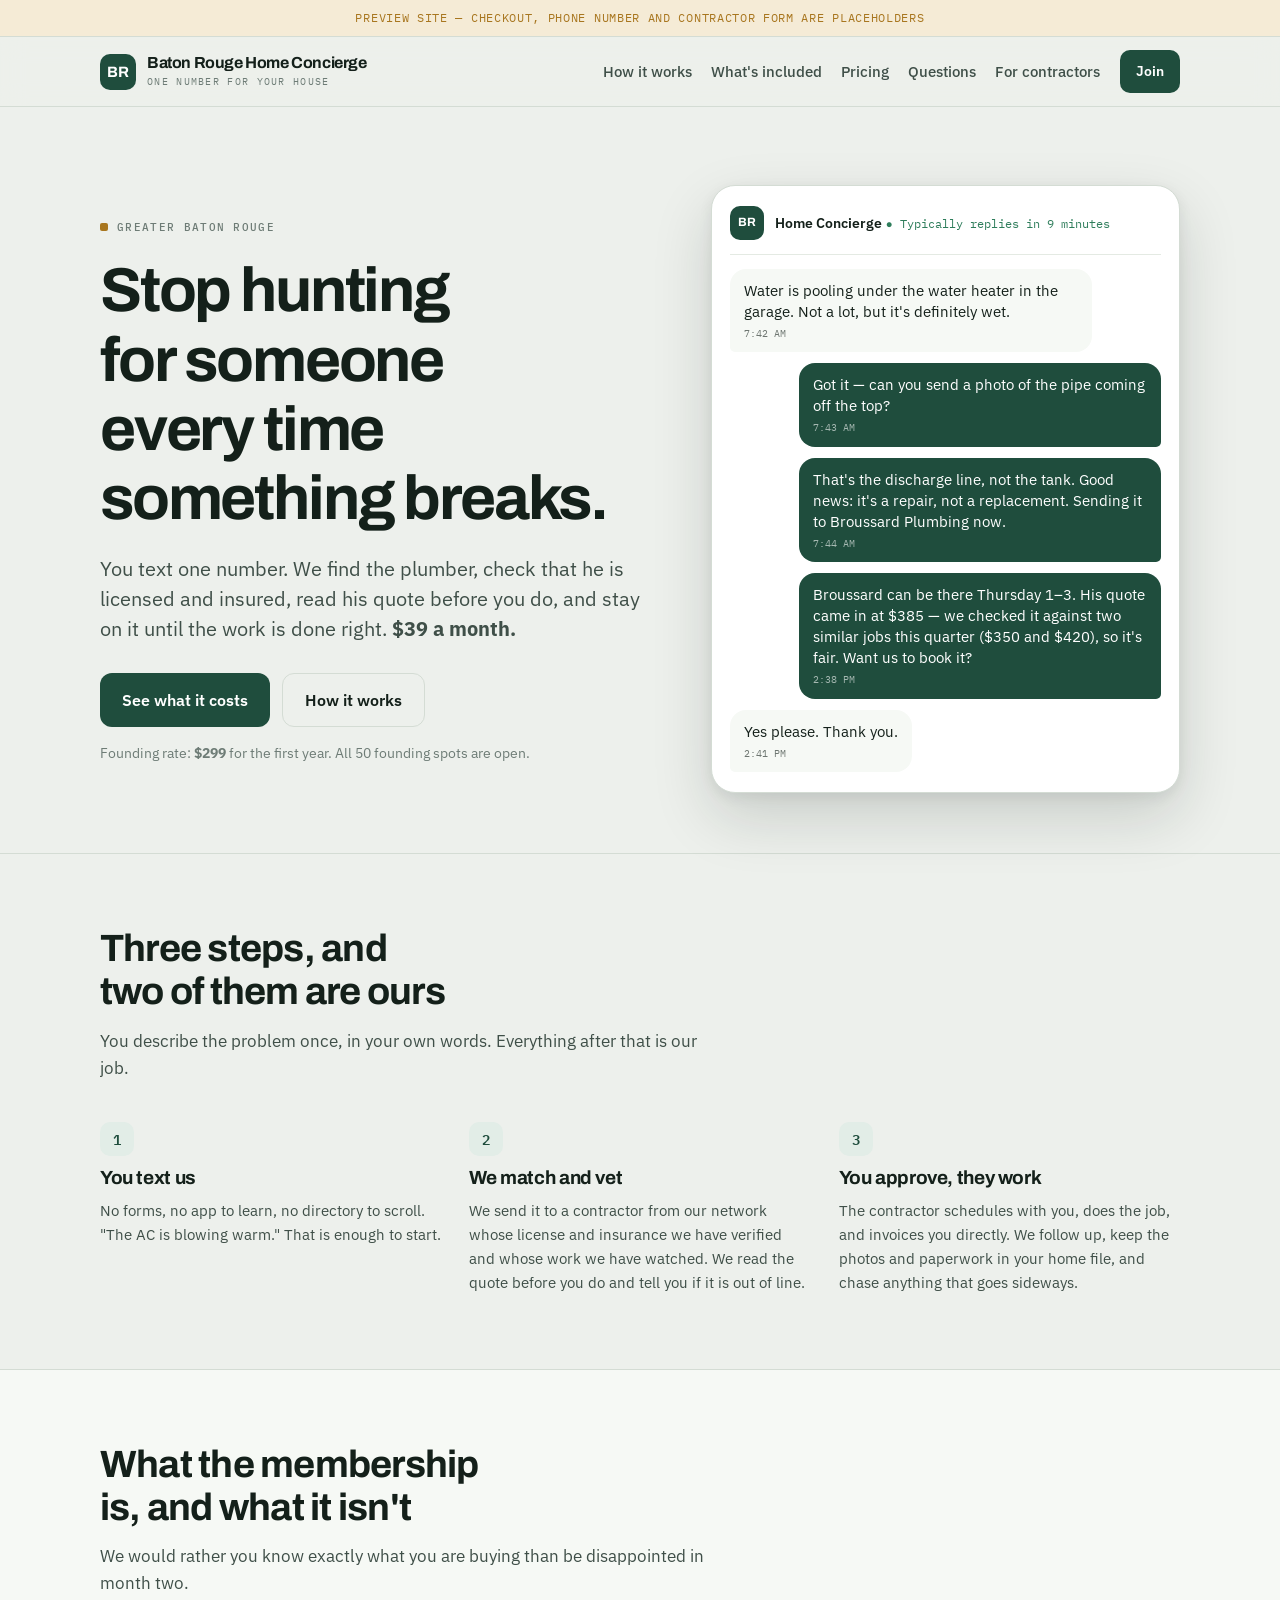
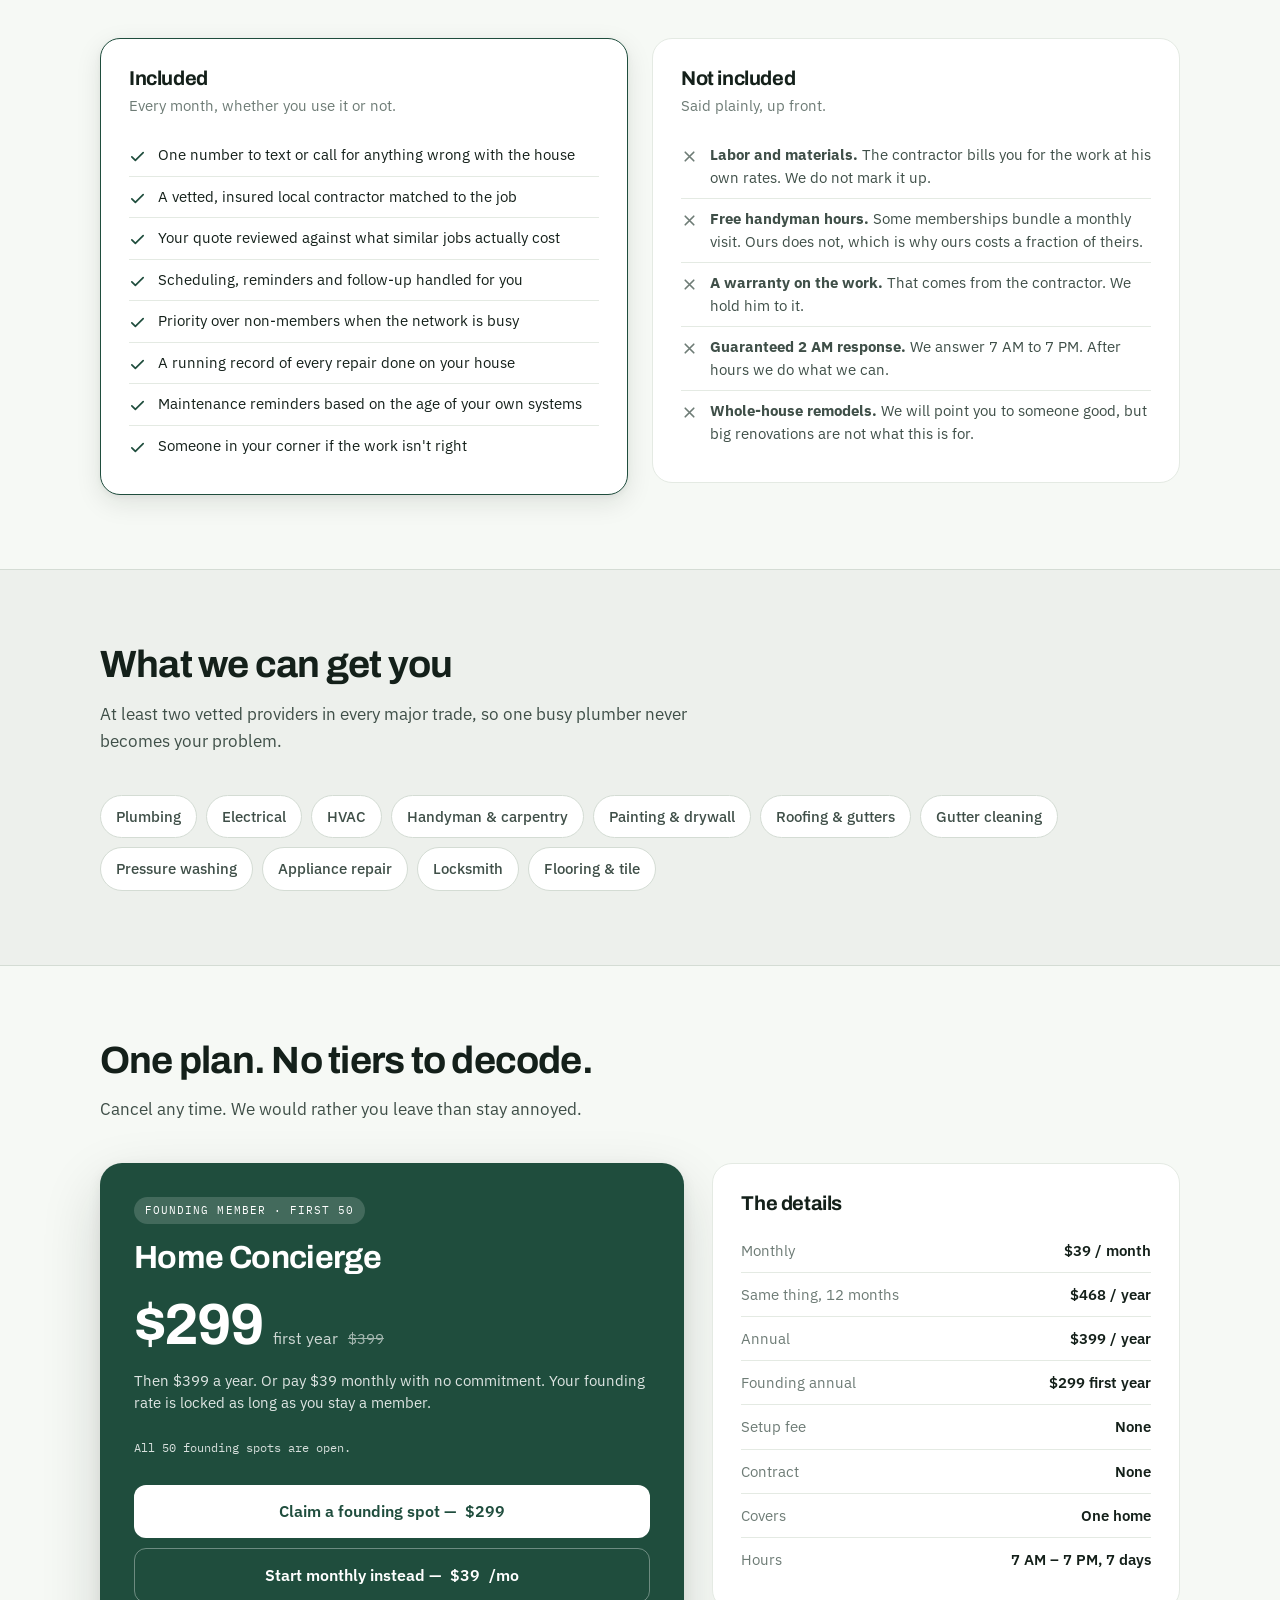
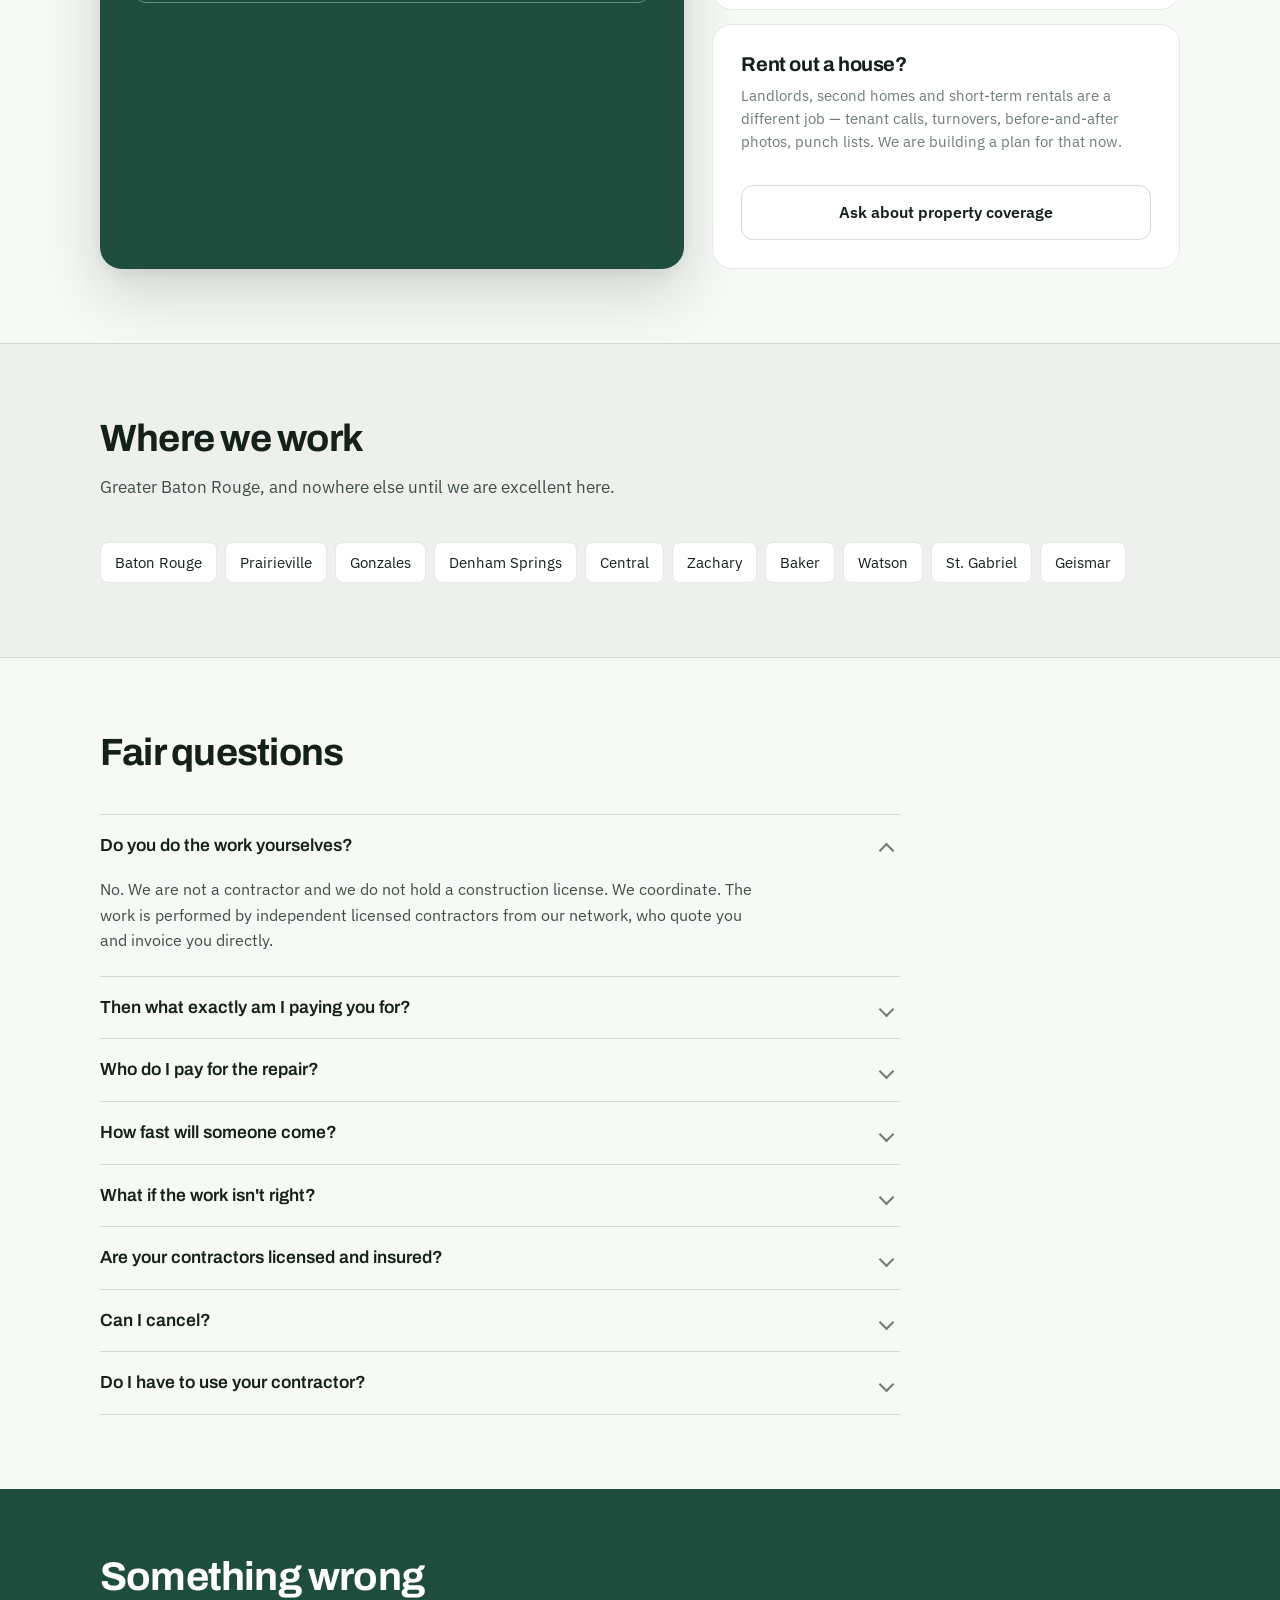
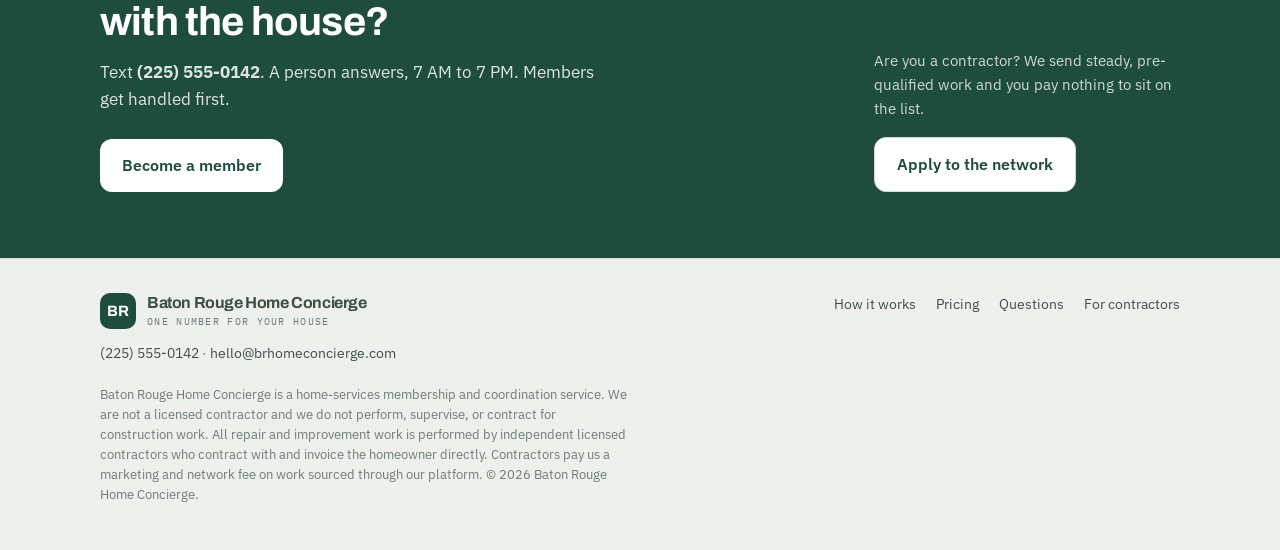
<file: concierge/site/index.html>
<!doctype html>
<html lang="en">
<head>
<meta charset="utf-8">
<meta name="viewport" content="width=device-width, initial-scale=1">
<title>Baton Rouge Home Concierge — one number for your house</title>
<meta name="description" content="A membership for Baton Rouge homeowners. Text us when something breaks; we match you with a vetted, insured local contractor, review the quote, and handle the scheduling. $39 a month.">
<meta property="og:title" content="One number for your house">
<meta property="og:description" content="Stop hunting for someone every time something breaks in Baton Rouge. Text us. We handle it.">
<meta property="og:type" content="website">
<link rel="preconnect" href="https://fonts.googleapis.com">
<link rel="preconnect" href="https://fonts.gstatic.com" crossorigin>
<link rel="stylesheet" href="https://fonts.googleapis.com/css2?family=Archivo:wght@500;600;700&family=IBM+Plex+Mono:wght@400;500&family=IBM+Plex+Sans:wght@400;500;600;700&display=swap">
<link rel="stylesheet" href="assets/styles.css">
</head>
<body>

<div class="preview" id="preview" hidden>Preview site — checkout, phone number and contractor form are placeholders</div>

<nav class="nav">
  <div class="wrap nav__in">
    <a class="logo" href="/">
      <span class="logo__mark">BR</span>
      <span>
        <span class="logo__n">Baton Rouge Home Concierge</span>
        <span class="logo__s">One number for your house</span>
      </span>
    </a>
    <div class="navlinks">
      <a href="#how">How it works</a>
      <a href="#included">What's included</a>
      <a href="#pricing">Pricing</a>
      <a href="#faq">Questions</a>
      <a href="pros.html">For contractors</a>
    </div>
    <a class="btn btn--sm" href="#pricing">Join</a>
  </div>
</nav>

<!-- ============ HERO ============ -->
<header class="hero">
  <div class="wrap hero__grid">
    <div>
      <span class="eyebrow"><i></i><span class="label">Greater Baton Rouge</span></span>
      <h1>Stop hunting for someone every time something breaks.</h1>
      <p class="hero__lede">
        You text one number. We find the plumber, check that he is licensed and insured,
        read his quote before you do, and stay on it until the work is done right.
        <strong><span data-fill="monthly">$39</span> a month.</strong>
      </p>
      <div class="hero__acts">
        <a class="btn" href="#pricing">See what it costs</a>
        <a class="btn btn--ghost" href="#how">How it works</a>
      </div>
      <p class="hero__fine">
        Founding rate: <strong data-fill="founding">$299</strong> for the first year.
        <span data-fill="foundingPhrase">All 50 founding spots are open.</span>
      </p>
    </div>

    <div class="thread" aria-label="Example text message conversation">
      <div class="thread__hd">
        <span class="thread__av">BR</span>
        <span>
          <span class="thread__who">Home Concierge</span>
          <span class="thread__st">● Typically replies in 9 minutes</span>
        </span>
      </div>
      <div class="msg msg--them">
        Water is pooling under the water heater in the garage. Not a lot, but it's definitely wet.
        <span class="msg__t">7:42 AM</span>
      </div>
      <div class="msg msg--us">
        Got it — can you send a photo of the pipe coming off the top?
        <span class="msg__t">7:43 AM</span>
      </div>
      <div class="msg msg--us">
        That's the discharge line, not the tank. Good news: it's a repair, not a replacement.
        Sending it to Broussard Plumbing now.
        <span class="msg__t">7:44 AM</span>
      </div>
      <div class="msg msg--us">
        Broussard can be there Thursday 1–3. His quote came in at $385 — we checked it against
        two similar jobs this quarter ($350 and $420), so it's fair. Want us to book it?
        <span class="msg__t">2:38 PM</span>
      </div>
      <div class="msg msg--them">
        Yes please. Thank you.
        <span class="msg__t">2:41 PM</span>
      </div>
    </div>
  </div>
</header>

<!-- ============ HOW ============ -->
<section class="sec" id="how">
  <div class="wrap">
    <div class="sec__hd">
      <h2>Three steps, and two of them are ours</h2>
      <p>You describe the problem once, in your own words. Everything after that is our job.</p>
    </div>
    <ol class="steps">
      <li class="step">
        <span class="step__n">1</span>
        <h3>You text us</h3>
        <p>No forms, no app to learn, no directory to scroll. "The AC is blowing warm." That is enough to start.</p>
      </li>
      <li class="step">
        <span class="step__n">2</span>
        <h3>We match and vet</h3>
        <p>We send it to a contractor from our network whose license and insurance we have verified and whose work we have watched. We read the quote before you do and tell you if it is out of line.</p>
      </li>
      <li class="step">
        <span class="step__n">3</span>
        <h3>You approve, they work</h3>
        <p>The contractor schedules with you, does the job, and invoices you directly. We follow up, keep the photos and paperwork in your home file, and chase anything that goes sideways.</p>
      </li>
    </ol>
  </div>
</section>

<!-- ============ INCLUDED ============ -->
<section class="sec sec--tint" id="included">
  <div class="wrap">
    <div class="sec__hd">
      <h2>What the membership is, and what it isn't</h2>
      <p>We would rather you know exactly what you are buying than be disappointed in month two.</p>
    </div>
    <div class="twoup">
      <div class="panel panel--in">
        <h3>Included</h3>
        <p>Every month, whether you use it or not.</p>
        <ul class="ticks ticks--yes">
          <li><svg viewBox="0 0 24 24"><path d="M4 12.5l5 5L20 6.5"/></svg><span>One number to text or call for anything wrong with the house</span></li>
          <li><svg viewBox="0 0 24 24"><path d="M4 12.5l5 5L20 6.5"/></svg><span>A vetted, insured local contractor matched to the job</span></li>
          <li><svg viewBox="0 0 24 24"><path d="M4 12.5l5 5L20 6.5"/></svg><span>Your quote reviewed against what similar jobs actually cost</span></li>
          <li><svg viewBox="0 0 24 24"><path d="M4 12.5l5 5L20 6.5"/></svg><span>Scheduling, reminders and follow-up handled for you</span></li>
          <li><svg viewBox="0 0 24 24"><path d="M4 12.5l5 5L20 6.5"/></svg><span>Priority over non-members when the network is busy</span></li>
          <li><svg viewBox="0 0 24 24"><path d="M4 12.5l5 5L20 6.5"/></svg><span>A running record of every repair done on your house</span></li>
          <li><svg viewBox="0 0 24 24"><path d="M4 12.5l5 5L20 6.5"/></svg><span>Maintenance reminders based on the age of your own systems</span></li>
          <li><svg viewBox="0 0 24 24"><path d="M4 12.5l5 5L20 6.5"/></svg><span>Someone in your corner if the work isn't right</span></li>
        </ul>
      </div>
      <div class="panel">
        <h3>Not included</h3>
        <p>Said plainly, up front.</p>
        <ul class="ticks ticks--no">
          <li><svg viewBox="0 0 24 24"><path d="M6 6l12 12M18 6L6 18"/></svg><span><strong>Labor and materials.</strong> The contractor bills you for the work at his own rates. We do not mark it up.</span></li>
          <li><svg viewBox="0 0 24 24"><path d="M6 6l12 12M18 6L6 18"/></svg><span><strong>Free handyman hours.</strong> Some memberships bundle a monthly visit. Ours does not, which is why ours costs a fraction of theirs.</span></li>
          <li><svg viewBox="0 0 24 24"><path d="M6 6l12 12M18 6L6 18"/></svg><span><strong>A warranty on the work.</strong> That comes from the contractor. We hold him to it.</span></li>
          <li><svg viewBox="0 0 24 24"><path d="M6 6l12 12M18 6L6 18"/></svg><span><strong>Guaranteed 2 AM response.</strong> We answer 7 AM to 7 PM. After hours we do what we can.</span></li>
          <li><svg viewBox="0 0 24 24"><path d="M6 6l12 12M18 6L6 18"/></svg><span><strong>Whole-house remodels.</strong> We will point you to someone good, but big renovations are not what this is for.</span></li>
        </ul>
      </div>
    </div>
  </div>
</section>

<!-- ============ TRADES ============ -->
<section class="sec">
  <div class="wrap">
    <div class="sec__hd">
      <h2>What we can get you</h2>
      <p>At least two vetted providers in every major trade, so one busy plumber never becomes your problem.</p>
    </div>
    <ul class="trades" id="trades"></ul>
  </div>
</section>

<!-- ============ PRICING ============ -->
<section class="sec sec--tint" id="pricing">
  <div class="wrap">
    <div class="sec__hd">
      <h2>One plan. No tiers to decode.</h2>
      <p>Cancel any time. We would rather you leave than stay annoyed.</p>
    </div>
    <div class="pricing">
      <div class="plan">
        <span class="plan__tag">Founding member · first <span data-fill="foundingTotal">50</span></span>
        <h3>Home Concierge</h3>
        <div class="plan__price">
          <span class="plan__amt" data-fill="founding">$299</span>
          <span class="plan__per">first year</span>
          <span class="plan__was" data-fill="annual">$399</span>
        </div>
        <p class="plan__note">
          Then <span data-fill="annual">$399</span> a year. Or pay <span data-fill="monthly">$39</span> monthly
          with no commitment. Your founding rate is locked as long as you stay a member.
        </p>
        <div class="plan__meter">
          <div class="meter"><i id="meter" style="width:38%"></i></div>
          <span data-fill="foundingPhrase">All 50 founding spots are open.</span>
        </div>
        <div class="plan__acts">
          <a class="btn btn--full" data-buy="founding">Claim a founding spot — <span data-fill="founding">$299</span></a>
          <a class="btn btn--ghost btn--full" data-buy="monthly">Start monthly instead — <span data-fill="monthly">$39</span>/mo</a>
        </div>
        <div class="formmsg" id="buynote"></div>
      </div>

      <div class="side">
        <div class="panel">
          <h3>The details</h3>
          <dl style="margin:14px 0 0">
            <div class="kv"><dt>Monthly</dt><dd><span data-fill="monthly">$39</span> / month</dd></div>
            <div class="kv"><dt>Same thing, 12 months</dt><dd>$468 / year</dd></div>
            <div class="kv"><dt>Annual</dt><dd><span data-fill="annual">$399</span> / year</dd></div>
            <div class="kv"><dt>Founding annual</dt><dd><span data-fill="founding">$299</span> first year</dd></div>
            <div class="kv"><dt>Setup fee</dt><dd>None</dd></div>
            <div class="kv"><dt>Contract</dt><dd>None</dd></div>
            <div class="kv"><dt>Covers</dt><dd>One home</dd></div>
            <div class="kv"><dt>Hours</dt><dd>7 AM – 7 PM, 7 days</dd></div>
          </dl>
        </div>
        <div class="panel">
          <h3>Rent out a house?</h3>
          <p style="margin-top:8px">
            Landlords, second homes and short-term rentals are a different job — tenant calls,
            turnovers, before-and-after photos, punch lists. We are building a plan for that now.
          </p>
          <a class="btn btn--ghost btn--full" data-href="email" style="margin-top:14px">Ask about property coverage</a>
        </div>
      </div>
    </div>
  </div>
</section>

<!-- ============ AREAS ============ -->
<section class="sec">
  <div class="wrap">
    <div class="sec__hd">
      <h2>Where we work</h2>
      <p>Greater Baton Rouge, and nowhere else until we are excellent here.</p>
    </div>
    <ul class="areas" id="areas"></ul>
  </div>
</section>

<!-- ============ FAQ ============ -->
<section class="sec sec--tint" id="faq">
  <div class="wrap">
    <div class="sec__hd"><h2>Fair questions</h2></div>
    <div class="faq">
      <details open>
        <summary>Do you do the work yourselves?</summary>
        <div class="faq__a"><p>No. We are not a contractor and we do not hold a construction license. We coordinate. The work is performed by independent licensed contractors from our network, who quote you and invoice you directly.</p></div>
      </details>
      <details>
        <summary>Then what exactly am I paying you for?</summary>
        <div class="faq__a">
          <p>The part you hate. Finding someone who answers. Knowing whether he is insured. Judging whether $385 is a fair price for a job you have never had done. Getting him to actually show up Thursday. Remembering that your water heater is seven years old.</p>
          <p>If you already have a plumber you trust, an electrician you trust, and an HVAC guy you trust, you probably do not need us.</p>
        </div>
      </details>
      <details>
        <summary>Who do I pay for the repair?</summary>
        <div class="faq__a"><p>The contractor, directly, at his price. We never touch the money for the work and we do not mark it up. Contractors pay us a network fee out of their own revenue for the business we send them — which is disclosed to you here, and is why our membership is cheap.</p></div>
      </details>
      <details>
        <summary>How fast will someone come?</summary>
        <div class="faq__a"><p>Our target is a matched contractor within 15 minutes during business hours, and most jobs scheduled within the week. Genuine emergencies — water coming in, no power, no AC in August — we push to the front. We will tell you honestly when we cannot move fast enough, rather than let you wait on us.</p></div>
      </details>
      <details>
        <summary>What if the work isn't right?</summary>
        <div class="faq__a"><p>Tell us before you pay, if you can. We go back to the contractor, and every vendor in the network signs a re-service policy as a condition of being on our list. If a contractor will not make it right, he comes off the list — which is leverage you do not have calling a stranger off the internet.</p></div>
      </details>
      <details>
        <summary>Are your contractors licensed and insured?</summary>
        <div class="faq__a"><p>Yes, and we check rather than take their word for it. Before any vendor gets a job from us we collect a W-9, a current certificate of general liability insurance, any license the trade requires in Louisiana, and a background screening. If a certificate lapses, that vendor stops receiving work until it is renewed.</p></div>
      </details>
      <details>
        <summary>Can I cancel?</summary>
        <div class="faq__a"><p>Any time, from your account, without calling anyone. Monthly stops at the end of the current month. Annual is fully refundable in the first 30 days.</p></div>
      </details>
      <details>
        <summary>Do I have to use your contractor?</summary>
        <div class="faq__a"><p>No. It is your house and your money. If you want a second quote we will help you read it.</p></div>
      </details>
    </div>
  </div>
</section>

<!-- ============ BAND ============ -->
<section class="band">
  <div class="wrap band__in">
    <div>
      <h2>Something wrong with the house?</h2>
      <p>Text <strong data-fill="phone">(225) 555-0142</strong>. A person answers, 7 AM to 7 PM. Members get handled first.</p>
      <a class="btn" href="#pricing">Become a member</a>
    </div>
    <div>
      <p style="opacity:.78;font-size:15px;max-width:34ch">
        Are you a contractor? We send steady, pre-qualified work and you pay nothing to sit on the list.
      </p>
      <a class="btn btn--ghost" href="pros.html" style="margin-top:16px">Apply to the network</a>
    </div>
  </div>
</section>

<footer class="foot">
  <div class="wrap">
    <div class="foot__in">
      <div>
        <a class="logo" href="/" style="margin-bottom:12px">
          <span class="logo__mark">BR</span>
          <span>
            <span class="logo__n">Baton Rouge Home Concierge</span>
            <span class="logo__s">One number for your house</span>
          </span>
        </a>
        <div style="margin-top:12px">
          <a data-href="phone" data-fill="phone">(225) 555-0142</a> ·
          <a data-href="email" data-fill="email">hello@brhomeconcierge.com</a>
        </div>
      </div>
      <div class="foot__links">
        <a href="#how">How it works</a>
        <a href="#pricing">Pricing</a>
        <a href="#faq">Questions</a>
        <a href="pros.html">For contractors</a>
      </div>
    </div>
    <p class="foot__legal">
      Baton Rouge Home Concierge is a home-services membership and coordination service. We are not a
      licensed contractor and we do not perform, supervise, or contract for construction work. All repair
      and improvement work is performed by independent licensed contractors who contract with and invoice
      the homeowner directly. Contractors pay us a marketing and network fee on work sourced through our
      platform. © <span data-fill="year">2026</span> Baton Rouge Home Concierge.
    </p>
  </div>
</footer>

<script src="assets/config.js"></script>
<script src="assets/app.js"></script>
</body>
</html>
</file>
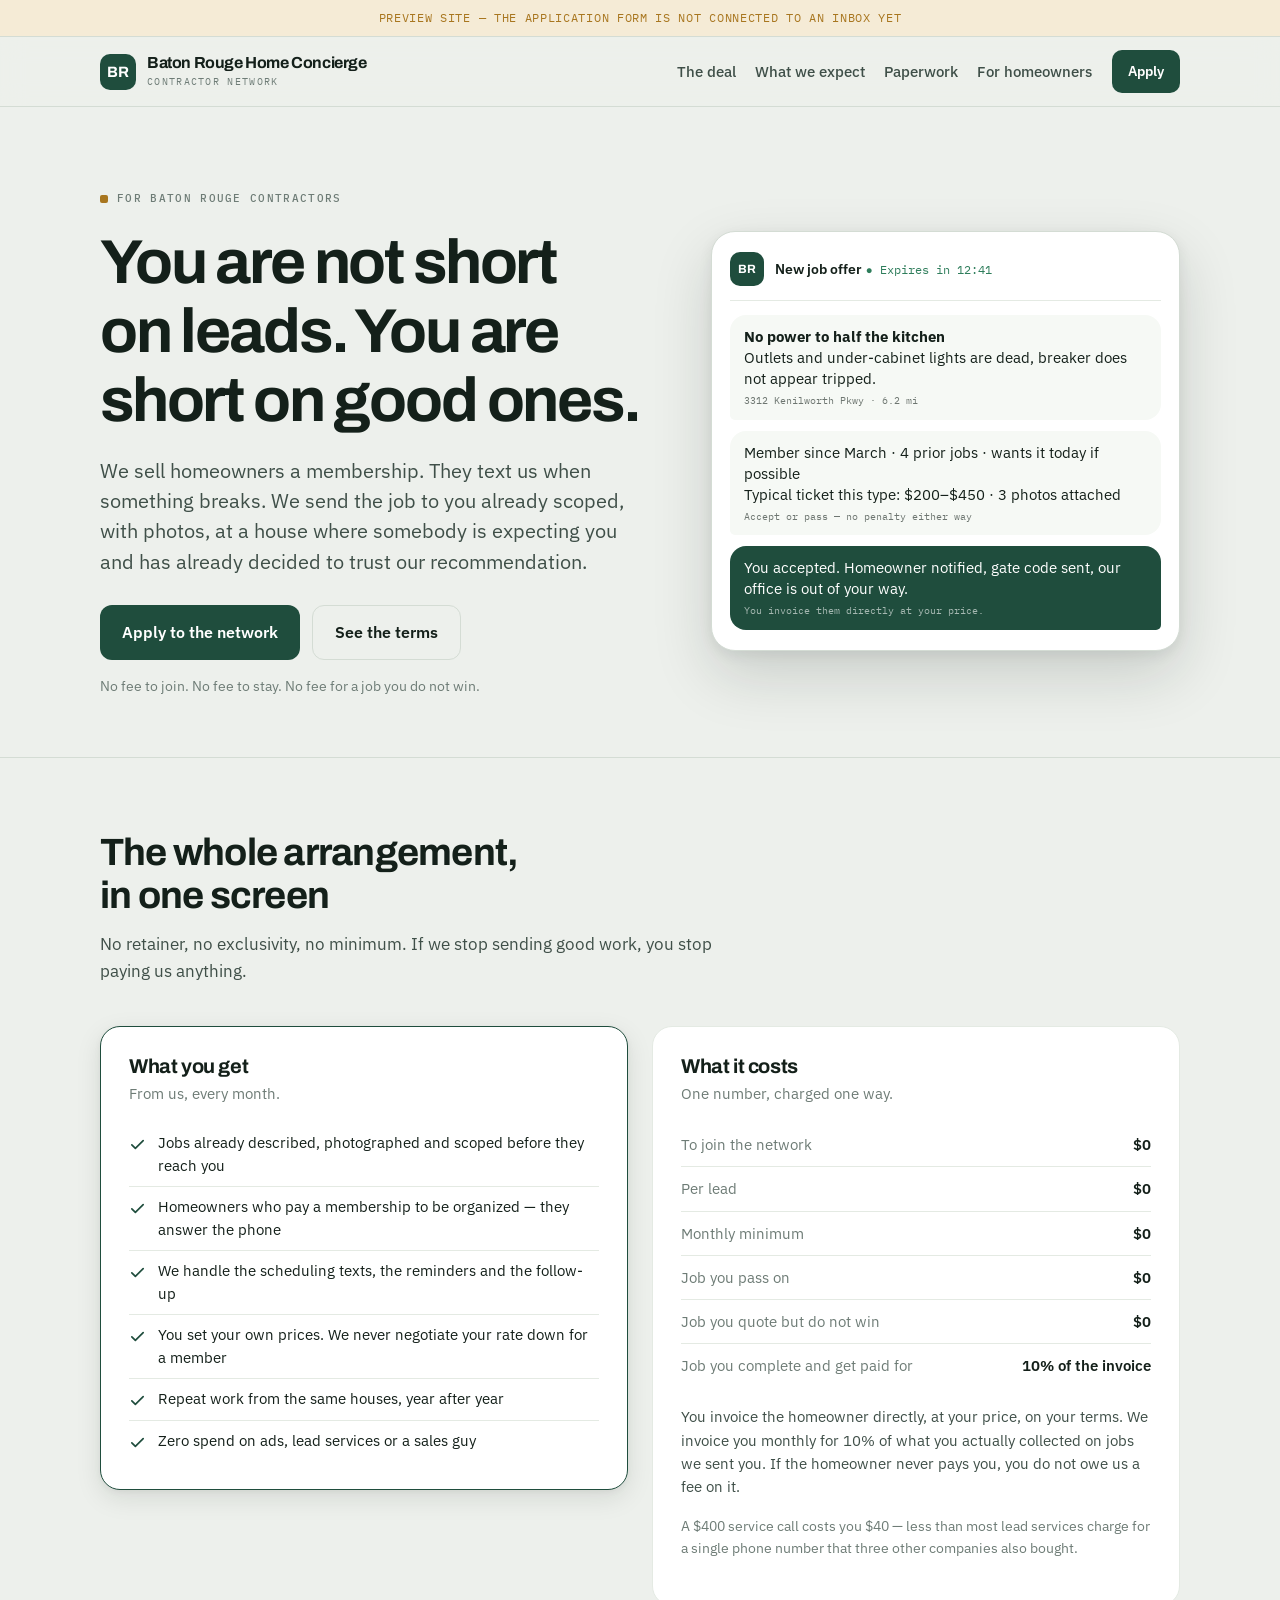
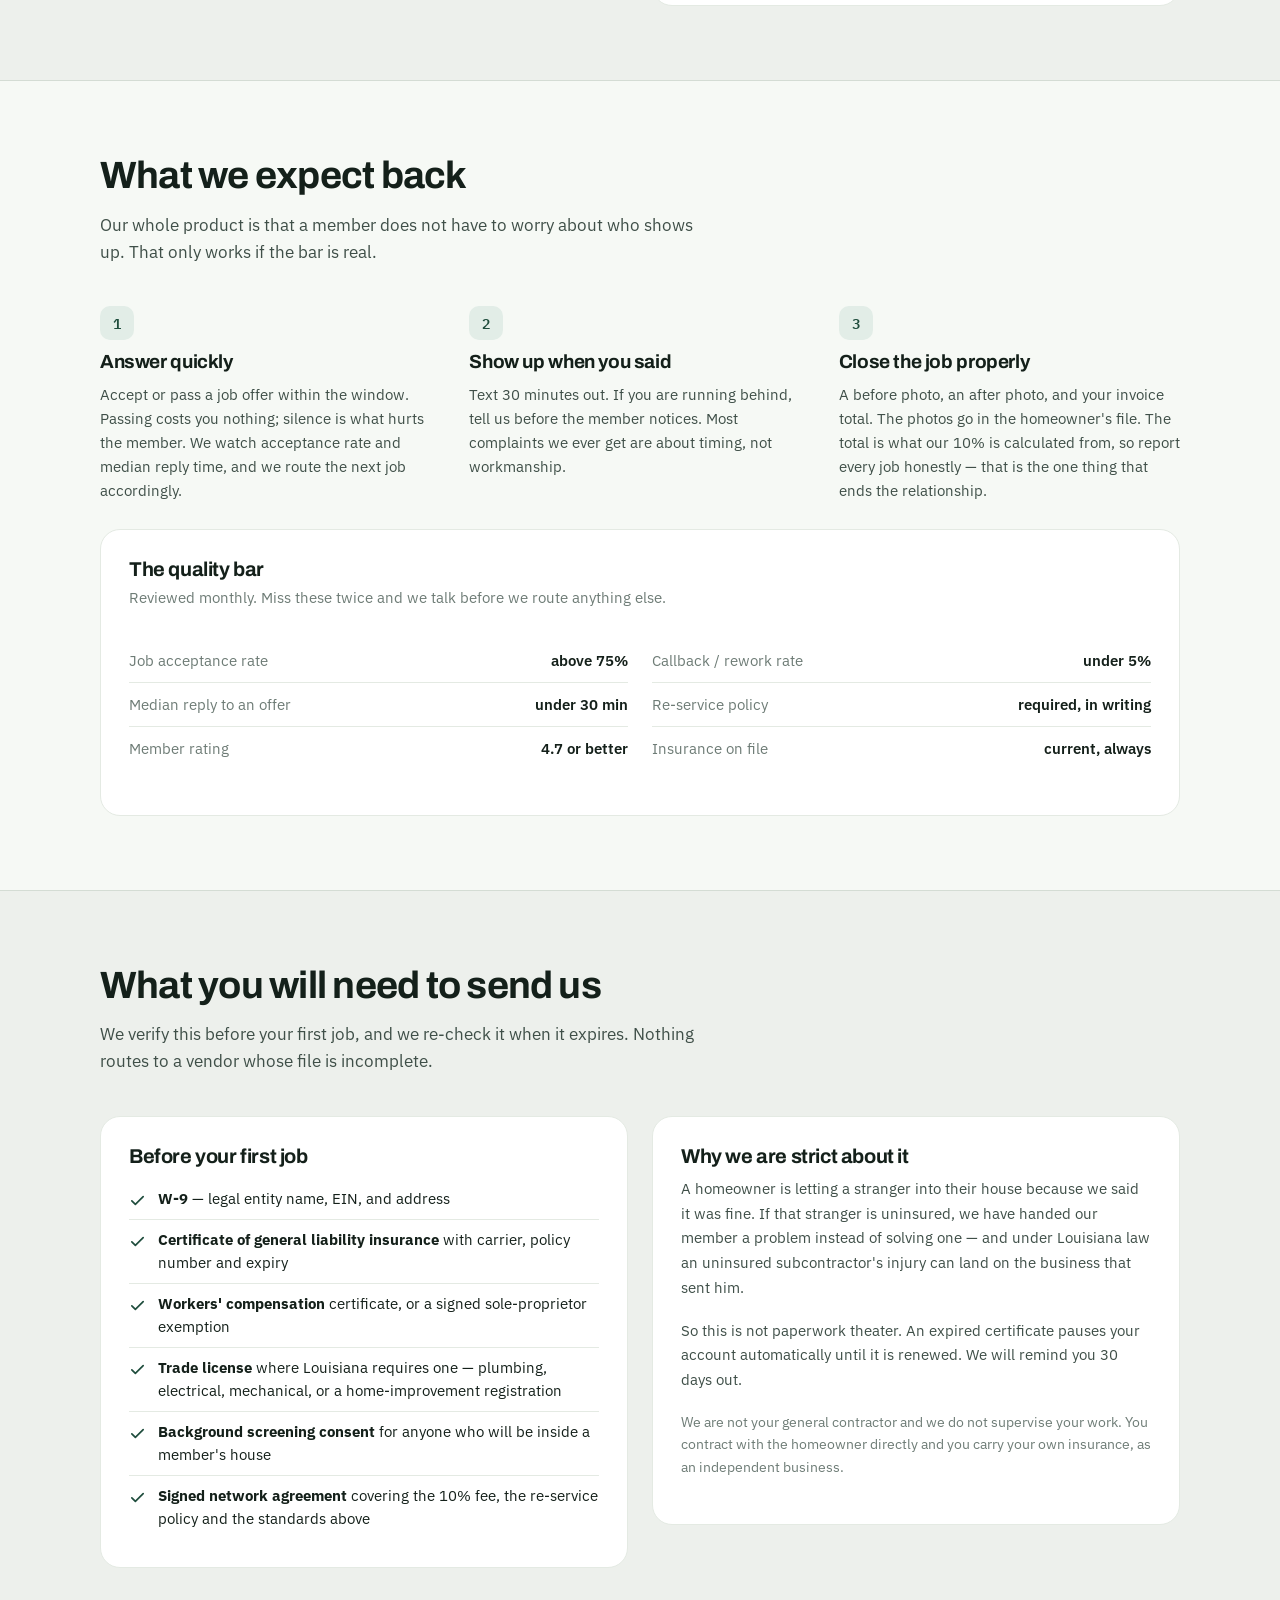
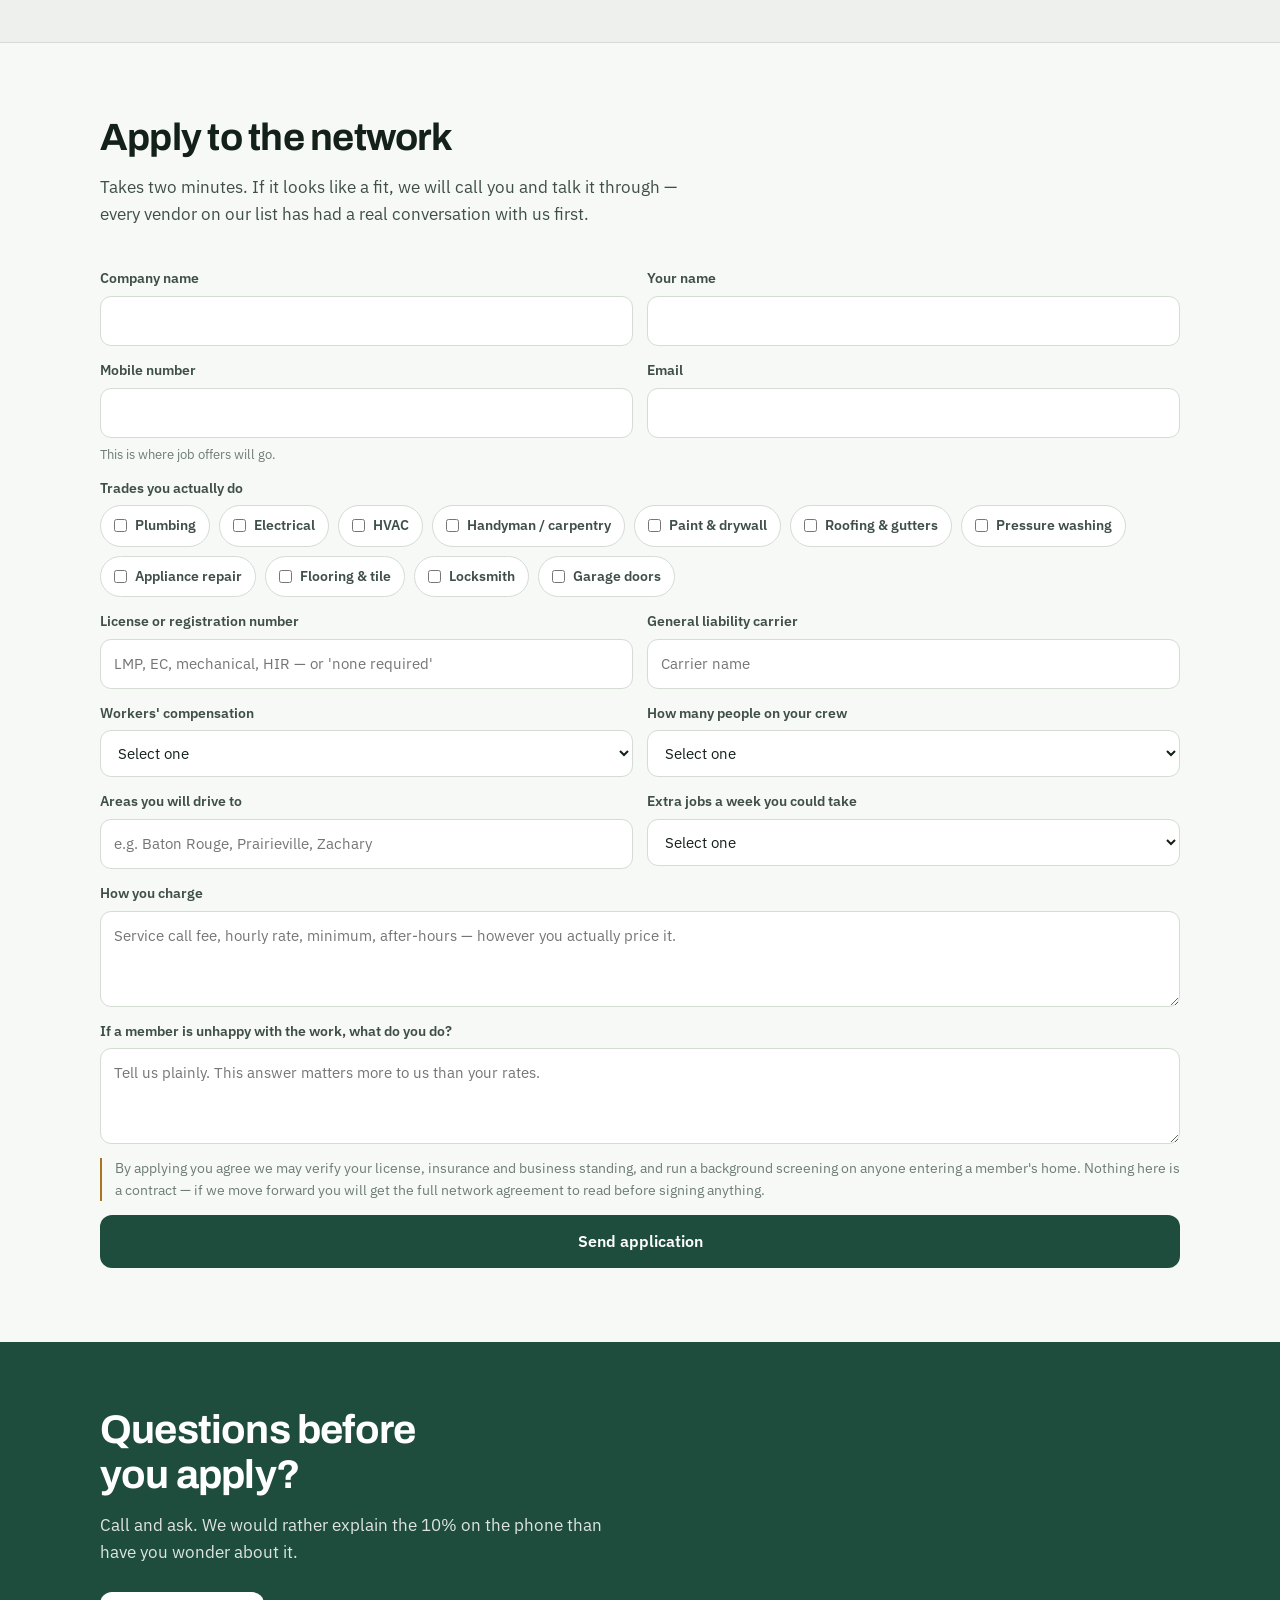
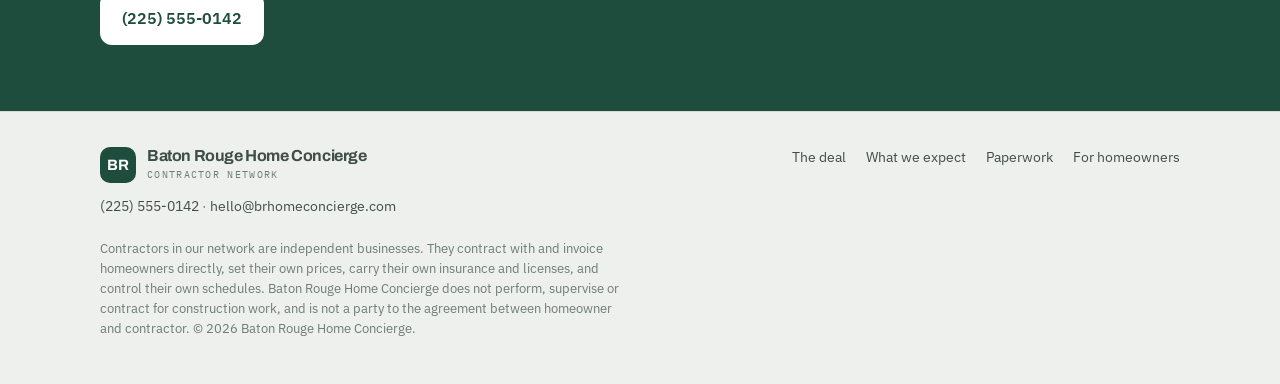
<file: concierge/site/pros.html>
<!doctype html>
<html lang="en">
<head>
<meta charset="utf-8">
<meta name="viewport" content="width=device-width, initial-scale=1">
<title>Join the network — Baton Rouge Home Concierge</title>
<meta name="description" content="Steady, pre-qualified home repair work in Greater Baton Rouge. No lead fees, no ad spend, no chasing quotes. You pay 10% only after the homeowner pays you.">
<link rel="preconnect" href="https://fonts.googleapis.com">
<link rel="preconnect" href="https://fonts.gstatic.com" crossorigin>
<link rel="stylesheet" href="https://fonts.googleapis.com/css2?family=Archivo:wght@500;600;700&family=IBM+Plex+Mono:wght@400;500&family=IBM+Plex+Sans:wght@400;500;600;700&display=swap">
<link rel="stylesheet" href="assets/styles.css">
</head>
<body>

<div class="preview" id="preview" hidden>Preview site — the application form is not connected to an inbox yet</div>

<nav class="nav">
  <div class="wrap nav__in">
    <a class="logo" href="index.html">
      <span class="logo__mark">BR</span>
      <span>
        <span class="logo__n">Baton Rouge Home Concierge</span>
        <span class="logo__s">Contractor network</span>
      </span>
    </a>
    <div class="navlinks">
      <a href="#deal">The deal</a>
      <a href="#expect">What we expect</a>
      <a href="#paperwork">Paperwork</a>
      <a href="index.html">For homeowners</a>
    </div>
    <a class="btn btn--sm" href="#apply">Apply</a>
  </div>
</nav>

<header class="hero">
  <div class="wrap hero__grid">
    <div>
      <span class="eyebrow"><i></i><span class="label">For Baton Rouge contractors</span></span>
      <h1>You are not short on leads. You are short on good ones.</h1>
      <p class="hero__lede">
        We sell homeowners a membership. They text us when something breaks. We send the job
        to you already scoped, with photos, at a house where somebody is expecting you and
        has already decided to trust our recommendation.
      </p>
      <div class="hero__acts">
        <a class="btn" href="#apply">Apply to the network</a>
        <a class="btn btn--ghost" href="#deal">See the terms</a>
      </div>
      <p class="hero__fine">No fee to join. No fee to stay. No fee for a job you do not win.</p>
    </div>

    <div class="thread" aria-label="Example job offer">
      <div class="thread__hd">
        <span class="thread__av">BR</span>
        <span>
          <span class="thread__who">New job offer</span>
          <span class="thread__st">● Expires in 12:41</span>
        </span>
      </div>
      <div class="msg msg--them" style="max-width:100%">
        <strong>No power to half the kitchen</strong><br>
        Outlets and under-cabinet lights are dead, breaker does not appear tripped.
        <span class="msg__t">3312 Kenilworth Pkwy · 6.2 mi</span>
      </div>
      <div class="msg msg--them" style="max-width:100%">
        Member since March · 4 prior jobs · wants it today if possible<br>
        Typical ticket this type: $200–$450 · 3 photos attached
        <span class="msg__t">Accept or pass — no penalty either way</span>
      </div>
      <div class="msg msg--us" style="max-width:100%">
        You accepted. Homeowner notified, gate code sent, our office is out of your way.
        <span class="msg__t">You invoice them directly at your price.</span>
      </div>
    </div>
  </div>
</header>

<!-- ============ THE DEAL ============ -->
<section class="sec" id="deal">
  <div class="wrap">
    <div class="sec__hd">
      <h2>The whole arrangement, in one screen</h2>
      <p>No retainer, no exclusivity, no minimum. If we stop sending good work, you stop paying us anything.</p>
    </div>
    <div class="twoup">
      <div class="panel panel--in">
        <h3>What you get</h3>
        <p>From us, every month.</p>
        <ul class="ticks ticks--yes">
          <li><svg viewBox="0 0 24 24"><path d="M4 12.5l5 5L20 6.5"/></svg><span>Jobs already described, photographed and scoped before they reach you</span></li>
          <li><svg viewBox="0 0 24 24"><path d="M4 12.5l5 5L20 6.5"/></svg><span>Homeowners who pay a membership to be organized — they answer the phone</span></li>
          <li><svg viewBox="0 0 24 24"><path d="M4 12.5l5 5L20 6.5"/></svg><span>We handle the scheduling texts, the reminders and the follow-up</span></li>
          <li><svg viewBox="0 0 24 24"><path d="M4 12.5l5 5L20 6.5"/></svg><span>You set your own prices. We never negotiate your rate down for a member</span></li>
          <li><svg viewBox="0 0 24 24"><path d="M4 12.5l5 5L20 6.5"/></svg><span>Repeat work from the same houses, year after year</span></li>
          <li><svg viewBox="0 0 24 24"><path d="M4 12.5l5 5L20 6.5"/></svg><span>Zero spend on ads, lead services or a sales guy</span></li>
        </ul>
      </div>
      <div class="panel">
        <h3>What it costs</h3>
        <p>One number, charged one way.</p>
        <dl style="margin-top:8px">
          <div class="kv"><dt>To join the network</dt><dd>$0</dd></div>
          <div class="kv"><dt>Per lead</dt><dd>$0</dd></div>
          <div class="kv"><dt>Monthly minimum</dt><dd>$0</dd></div>
          <div class="kv"><dt>Job you pass on</dt><dd>$0</dd></div>
          <div class="kv"><dt>Job you quote but do not win</dt><dd>$0</dd></div>
          <div class="kv"><dt>Job you complete and get paid for</dt><dd>10% of the invoice</dd></div>
        </dl>
        <p style="font-size:14.5px;color:var(--ink-2);margin-top:18px;line-height:1.6">
          You invoice the homeowner directly, at your price, on your terms. We invoice you monthly
          for 10% of what you actually collected on jobs we sent you. If the homeowner never pays
          you, you do not owe us a fee on it.
        </p>
        <p style="font-size:13.5px;color:var(--ink-3);margin-top:14px;line-height:1.6">
          A $400 service call costs you $40 — less than most lead services charge for a single
          phone number that three other companies also bought.
        </p>
      </div>
    </div>
  </div>
</section>

<!-- ============ EXPECTATIONS ============ -->
<section class="sec sec--tint" id="expect">
  <div class="wrap">
    <div class="sec__hd">
      <h2>What we expect back</h2>
      <p>Our whole product is that a member does not have to worry about who shows up. That only works if the bar is real.</p>
    </div>
    <div class="steps">
      <div class="step">
        <span class="step__n">1</span>
        <h3>Answer quickly</h3>
        <p>Accept or pass a job offer within the window. Passing costs you nothing; silence is what hurts the member. We watch acceptance rate and median reply time, and we route the next job accordingly.</p>
      </div>
      <div class="step">
        <span class="step__n">2</span>
        <h3>Show up when you said</h3>
        <p>Text 30 minutes out. If you are running behind, tell us before the member notices. Most complaints we ever get are about timing, not workmanship.</p>
      </div>
      <div class="step">
        <span class="step__n">3</span>
        <h3>Close the job properly</h3>
        <p>A before photo, an after photo, and your invoice total. The photos go in the homeowner's file. The total is what our 10% is calculated from, so report every job honestly — that is the one thing that ends the relationship.</p>
      </div>
    </div>
    <div class="panel" style="margin-top:26px">
      <h3>The quality bar</h3>
      <p style="margin-bottom:14px">Reviewed monthly. Miss these twice and we talk before we route anything else.</p>
      <div class="twoup">
        <dl>
          <div class="kv"><dt>Job acceptance rate</dt><dd>above 75%</dd></div>
          <div class="kv"><dt>Median reply to an offer</dt><dd>under 30 min</dd></div>
          <div class="kv"><dt>Member rating</dt><dd>4.7 or better</dd></div>
        </dl>
        <dl>
          <div class="kv"><dt>Callback / rework rate</dt><dd>under 5%</dd></div>
          <div class="kv"><dt>Re-service policy</dt><dd>required, in writing</dd></div>
          <div class="kv"><dt>Insurance on file</dt><dd>current, always</dd></div>
        </dl>
      </div>
    </div>
  </div>
</section>

<!-- ============ PAPERWORK ============ -->
<section class="sec" id="paperwork">
  <div class="wrap">
    <div class="sec__hd">
      <h2>What you will need to send us</h2>
      <p>We verify this before your first job, and we re-check it when it expires. Nothing routes to a vendor whose file is incomplete.</p>
    </div>
    <div class="twoup">
      <div class="panel">
        <h3>Before your first job</h3>
        <ul class="ticks ticks--yes" style="margin-top:12px">
          <li><svg viewBox="0 0 24 24"><path d="M4 12.5l5 5L20 6.5"/></svg><span><strong>W-9</strong> — legal entity name, EIN, and address</span></li>
          <li><svg viewBox="0 0 24 24"><path d="M4 12.5l5 5L20 6.5"/></svg><span><strong>Certificate of general liability insurance</strong> with carrier, policy number and expiry</span></li>
          <li><svg viewBox="0 0 24 24"><path d="M4 12.5l5 5L20 6.5"/></svg><span><strong>Workers' compensation</strong> certificate, or a signed sole-proprietor exemption</span></li>
          <li><svg viewBox="0 0 24 24"><path d="M4 12.5l5 5L20 6.5"/></svg><span><strong>Trade license</strong> where Louisiana requires one — plumbing, electrical, mechanical, or a home-improvement registration</span></li>
          <li><svg viewBox="0 0 24 24"><path d="M4 12.5l5 5L20 6.5"/></svg><span><strong>Background screening consent</strong> for anyone who will be inside a member's house</span></li>
          <li><svg viewBox="0 0 24 24"><path d="M4 12.5l5 5L20 6.5"/></svg><span><strong>Signed network agreement</strong> covering the 10% fee, the re-service policy and the standards above</span></li>
        </ul>
      </div>
      <div class="panel">
        <h3>Why we are strict about it</h3>
        <p style="margin-top:10px;color:var(--ink-2);font-size:15px;line-height:1.65">
          A homeowner is letting a stranger into their house because we said it was fine. If that
          stranger is uninsured, we have handed our member a problem instead of solving one — and
          under Louisiana law an uninsured subcontractor's injury can land on the business that
          sent him.
        </p>
        <p style="margin-top:14px;color:var(--ink-2);font-size:15px;line-height:1.65">
          So this is not paperwork theater. An expired certificate pauses your account automatically
          until it is renewed. We will remind you 30 days out.
        </p>
        <p style="margin-top:14px;color:var(--ink-3);font-size:14px;line-height:1.6">
          We are not your general contractor and we do not supervise your work. You contract with
          the homeowner directly and you carry your own insurance, as an independent business.
        </p>
      </div>
    </div>
  </div>
</section>

<!-- ============ APPLY ============ -->
<section class="sec sec--tint" id="apply">
  <div class="wrap">
    <div class="sec__hd">
      <h2>Apply to the network</h2>
      <p>Takes two minutes. If it looks like a fit, we will call you and talk it through — every vendor on our list has had a real conversation with us first.</p>
    </div>
    <form class="form" id="proform" method="POST">
      <div class="field">
        <label for="company">Company name</label>
        <input id="company" name="company" required autocomplete="organization">
      </div>
      <div class="field">
        <label for="contact">Your name</label>
        <input id="contact" name="contact" required autocomplete="name">
      </div>
      <div class="field">
        <label for="phone">Mobile number</label>
        <input id="phone" name="phone" type="tel" required autocomplete="tel">
        <small>This is where job offers will go.</small>
      </div>
      <div class="field">
        <label for="email">Email</label>
        <input id="email" name="email" type="email" required autocomplete="email">
      </div>

      <div class="field field--full">
        <label>Trades you actually do</label>
        <div class="checks">
          <label class="check"><input type="checkbox" name="trades" value="Plumbing"> Plumbing</label>
          <label class="check"><input type="checkbox" name="trades" value="Electrical"> Electrical</label>
          <label class="check"><input type="checkbox" name="trades" value="HVAC"> HVAC</label>
          <label class="check"><input type="checkbox" name="trades" value="Handyman"> Handyman / carpentry</label>
          <label class="check"><input type="checkbox" name="trades" value="Paint/Drywall"> Paint &amp; drywall</label>
          <label class="check"><input type="checkbox" name="trades" value="Roofing"> Roofing &amp; gutters</label>
          <label class="check"><input type="checkbox" name="trades" value="Exterior"> Pressure washing</label>
          <label class="check"><input type="checkbox" name="trades" value="Appliance"> Appliance repair</label>
          <label class="check"><input type="checkbox" name="trades" value="Flooring"> Flooring &amp; tile</label>
          <label class="check"><input type="checkbox" name="trades" value="Locksmith"> Locksmith</label>
          <label class="check"><input type="checkbox" name="trades" value="Garage"> Garage doors</label>
        </div>
      </div>

      <div class="field">
        <label for="license">License or registration number</label>
        <input id="license" name="license" placeholder="LMP, EC, mechanical, HIR — or 'none required'">
      </div>
      <div class="field">
        <label for="insurer">General liability carrier</label>
        <input id="insurer" name="insurer" placeholder="Carrier name">
      </div>
      <div class="field">
        <label for="wc">Workers' compensation</label>
        <select id="wc" name="wc">
          <option value="">Select one</option>
          <option>Carried — certificate available</option>
          <option>Sole proprietor, no employees</option>
          <option>Not carried</option>
        </select>
      </div>
      <div class="field">
        <label for="crew">How many people on your crew</label>
        <select id="crew" name="crew">
          <option value="">Select one</option>
          <option>Just me</option><option>2–3</option><option>4–8</option><option>9 or more</option>
        </select>
      </div>

      <div class="field">
        <label for="area">Areas you will drive to</label>
        <input id="area" name="area" placeholder="e.g. Baton Rouge, Prairieville, Zachary">
      </div>
      <div class="field">
        <label for="capacity">Extra jobs a week you could take</label>
        <select id="capacity" name="capacity">
          <option value="">Select one</option>
          <option>1–2</option><option>3–5</option><option>6–10</option><option>More than 10</option>
        </select>
      </div>

      <div class="field field--full">
        <label for="rates">How you charge</label>
        <textarea id="rates" name="rates" placeholder="Service call fee, hourly rate, minimum, after-hours — however you actually price it."></textarea>
      </div>
      <div class="field field--full">
        <label for="reservice">If a member is unhappy with the work, what do you do?</label>
        <textarea id="reservice" name="reservice" placeholder="Tell us plainly. This answer matters more to us than your rates."></textarea>
      </div>

      <p class="formnote">
        By applying you agree we may verify your license, insurance and business standing, and run a
        background screening on anyone entering a member's home. Nothing here is a contract — if we
        move forward you will get the full network agreement to read before signing anything.
      </p>
      <div class="formmsg" id="formmsg"></div>
      <div class="field field--full">
        <button class="btn btn--full" type="submit">Send application</button>
      </div>
    </form>
  </div>
</section>

<section class="band">
  <div class="wrap band__in">
    <div>
      <h2>Questions before you apply?</h2>
      <p>Call and ask. We would rather explain the 10% on the phone than have you wonder about it.</p>
      <a class="btn" data-href="phone" data-fill="phone">(225) 555-0142</a>
    </div>
  </div>
</section>

<footer class="foot">
  <div class="wrap">
    <div class="foot__in">
      <div>
        <a class="logo" href="index.html">
          <span class="logo__mark">BR</span>
          <span>
            <span class="logo__n">Baton Rouge Home Concierge</span>
            <span class="logo__s">Contractor network</span>
          </span>
        </a>
        <div style="margin-top:12px">
          <a data-href="phone" data-fill="phone">(225) 555-0142</a> ·
          <a data-href="email" data-fill="email">hello@brhomeconcierge.com</a>
        </div>
      </div>
      <div class="foot__links">
        <a href="#deal">The deal</a>
        <a href="#expect">What we expect</a>
        <a href="#paperwork">Paperwork</a>
        <a href="index.html">For homeowners</a>
      </div>
    </div>
    <p class="foot__legal">
      Contractors in our network are independent businesses. They contract with and invoice homeowners
      directly, set their own prices, carry their own insurance and licenses, and control their own
      schedules. Baton Rouge Home Concierge does not perform, supervise or contract for construction
      work, and is not a party to the agreement between homeowner and contractor.
      © <span data-fill="year">2026</span> Baton Rouge Home Concierge.
    </p>
  </div>
</footer>

<script src="assets/config.js"></script>
<script src="assets/app.js"></script>
</body>
</html>
</file>
<file: concierge/site/assets/styles.css>
/* Baton Rouge Home Concierge — site styles
   Shares the design tokens used by the product prototype in /demo. */

:root{
  --ground:#EDF0EC; --paper:#FFFFFF; --paper-2:#F6F9F5;
  --line:#D4DCD4; --line-soft:#E4EAE3;
  --ink:#14201A; --ink-2:#3F4F48; --ink-3:#6E7C76;
  --cypress:#1F4D3D; --cypress-2:#2C6A54; --cypress-soft:#E2EDE7; --on-primary:#FFFFFF;
  --brass:#A8761F; --brass-soft:#F5EBD6;
  --good:#2E7D5B; --good-soft:#E1F0E8;
  --warn:#A97615; --warn-soft:#F7EDD8;
  --crit:#A8402F; --crit-soft:#F7E5E1;
  --shadow-sm:0 1px 2px rgba(20,32,26,.06), 0 1px 1px rgba(20,32,26,.04);
  --shadow-md:0 8px 26px rgba(16,28,22,.10), 0 2px 6px rgba(16,28,22,.05);
  --shadow-lg:0 24px 60px rgba(16,28,22,.16), 0 4px 14px rgba(16,28,22,.07);
  --sans:"IBM Plex Sans", ui-sans-serif, system-ui, -apple-system, sans-serif;
  --disp:"Archivo", "IBM Plex Sans", ui-sans-serif, system-ui, sans-serif;
  --mono:"IBM Plex Mono", ui-monospace, Menlo, monospace;
  --gutter:clamp(18px, 5vw, 40px);
  --maxw:1160px;
}
@media (prefers-color-scheme: dark){
  :root:not([data-theme="light"]){
    --ground:#0E1310; --paper:#161D19; --paper-2:#1C241F;
    --line:#2A342E; --line-soft:#222B26;
    --ink:#E6ECE6; --ink-2:#A7B4AD; --ink-3:#7B8982;
    --cypress:#5FA98A; --cypress-2:#7CC0A3; --cypress-soft:#192C24; --on-primary:#0A120E;
    --brass:#D7A448; --brass-soft:#2B2416;
    --good:#59AE85; --good-soft:#172A22;
    --warn:#D2A04A; --warn-soft:#2A2416;
    --crit:#D4755F; --crit-soft:#2C1B17;
    --shadow-sm:0 1px 2px rgba(0,0,0,.4);
    --shadow-md:0 8px 26px rgba(0,0,0,.42);
    --shadow-lg:0 24px 60px rgba(0,0,0,.55), 0 4px 14px rgba(0,0,0,.3);
  }
}
:root[data-theme="dark"]{
  --ground:#0E1310; --paper:#161D19; --paper-2:#1C241F;
  --line:#2A342E; --line-soft:#222B26;
  --ink:#E6ECE6; --ink-2:#A7B4AD; --ink-3:#7B8982;
  --cypress:#5FA98A; --cypress-2:#7CC0A3; --cypress-soft:#192C24; --on-primary:#0A120E;
  --brass:#D7A448; --brass-soft:#2B2416;
  --good:#59AE85; --good-soft:#172A22;
  --warn:#D2A04A; --warn-soft:#2A2416;
  --crit:#D4755F; --crit-soft:#2C1B17;
  --shadow-sm:0 1px 2px rgba(0,0,0,.4);
  --shadow-md:0 8px 26px rgba(0,0,0,.42);
  --shadow-lg:0 24px 60px rgba(0,0,0,.55), 0 4px 14px rgba(0,0,0,.3);
}

*{box-sizing:border-box}
html{scroll-behavior:smooth}
@media (prefers-reduced-motion:reduce){ html{scroll-behavior:auto} }
body{
  margin:0; background:var(--ground); color:var(--ink);
  font-family:var(--sans); font-size:16px; line-height:1.6;
  -webkit-font-smoothing:antialiased;
}
img{max-width:100%}
h1,h2,h3,h4{margin:0; font-family:var(--disp); letter-spacing:-.02em; text-wrap:balance; line-height:1.12}
p{margin:0}
ul,ol{margin:0; padding:0; list-style:none}
a{color:var(--cypress); text-decoration-thickness:1px; text-underline-offset:3px}
button{font:inherit; color:inherit; border:0; background:none; cursor:pointer}
:focus-visible{outline:2px solid var(--brass); outline-offset:3px; border-radius:4px}

.wrap{max-width:var(--maxw); margin:0 auto; padding-inline:var(--gutter)}
.label{font-family:var(--mono); font-size:11px; font-weight:500; text-transform:uppercase; letter-spacing:.12em; color:var(--ink-3)}
.num{font-family:var(--mono); font-variant-numeric:tabular-nums}
.prose{max-width:64ch}

/* ---------- preview ribbon ---------- */
.preview{
  background:var(--brass-soft); color:var(--brass); text-align:center;
  padding:9px var(--gutter); font-family:var(--mono); font-size:11.5px;
  letter-spacing:.06em; text-transform:uppercase; border-bottom:1px solid var(--line);
}

/* ---------- nav ---------- */
.nav{
  position:sticky; top:0; z-index:50;
  background:color-mix(in srgb, var(--ground) 90%, transparent);
  backdrop-filter:blur(12px); border-bottom:1px solid var(--line);
}
.nav__in{display:flex; align-items:center; gap:20px; padding-block:13px}
.logo{display:flex; align-items:center; gap:11px; margin-right:auto; text-decoration:none; color:inherit}
.logo__mark{
  width:36px; height:36px; border-radius:10px; flex:none; background:var(--cypress); color:var(--on-primary);
  display:grid; place-items:center; font-family:var(--disp); font-weight:700; font-size:15px;
}
.logo__n{display:block; font-family:var(--disp); font-weight:700; font-size:16px; line-height:1.2; letter-spacing:-.025em}
.logo__s{display:block; font-family:var(--mono); font-size:10px; letter-spacing:.13em; text-transform:uppercase; color:var(--ink-3); white-space:nowrap; margin-top:2px}
@media (max-width:540px){ .logo__s{display:none} .logo__n{font-size:15px} }
.navlinks{display:flex; align-items:center; gap:19px}
.navlinks a{color:var(--ink-2); text-decoration:none; font-size:14.5px; font-weight:500; white-space:nowrap}
.navlinks a:hover{color:var(--ink)}
@media (max-width:860px){ .navlinks{display:none} }

/* ---------- buttons ---------- */
.btn{
  display:inline-flex; align-items:center; justify-content:center; gap:9px;
  padding:14px 22px; border-radius:12px; font-size:15.5px; font-weight:600;
  background:var(--cypress); color:var(--on-primary); text-decoration:none;
  transition:filter .15s ease, transform .15s ease; text-align:center;
}
.btn:hover{filter:brightness(1.09)}
.btn:active{transform:translateY(1px)}
.btn--ghost{background:transparent; color:var(--ink); border:1px solid var(--line)}
.btn--ghost:hover{background:var(--paper); filter:none}
.btn--brass{background:var(--brass); color:var(--on-primary)}
.btn--sm{padding:10px 16px; font-size:14px; border-radius:10px}
.btn--full{width:100%}

/* ---------- hero ---------- */
.hero{padding-block:clamp(40px,7vw,78px) clamp(34px,5vw,60px)}
.hero__grid{display:grid; grid-template-columns:minmax(0,1.08fr) minmax(0,.92fr); gap:clamp(28px,5vw,60px); align-items:center}
@media (max-width:900px){ .hero__grid{grid-template-columns:minmax(0,1fr)} }
.hero h1{font-size:clamp(38px,6.2vw,62px); font-weight:700; letter-spacing:-.035em}
.hero__lede{font-size:clamp(17px,2vw,19.5px); color:var(--ink-2); margin-top:20px; max-width:52ch; line-height:1.55}
.hero__acts{display:flex; gap:12px; flex-wrap:wrap; margin-top:28px}
.hero__fine{font-size:13.5px; color:var(--ink-3); margin-top:16px}
.eyebrow{display:inline-flex; align-items:center; gap:9px; margin-bottom:20px}
.eyebrow i{width:8px; height:8px; border-radius:2px; background:var(--brass); display:block; flex:none}

/* ---------- text thread ---------- */
.thread{
  background:var(--paper); border:1px solid var(--line); border-radius:24px;
  box-shadow:var(--shadow-lg); padding:20px 18px; display:flex; flex-direction:column; gap:11px;
}
.thread__hd{
  display:flex; align-items:center; gap:11px; padding-bottom:14px; margin-bottom:3px;
  border-bottom:1px solid var(--line-soft);
}
.thread__av{
  width:34px; height:34px; border-radius:10px; background:var(--cypress); color:var(--on-primary);
  display:grid; place-items:center; font-family:var(--disp); font-weight:700; font-size:12px; flex:none;
}
.thread__who{font-size:14px; font-weight:600; line-height:1.25}
.thread__st{font-size:11.5px; color:var(--good); font-family:var(--mono)}
.msg{
  max-width:84%; padding:11px 14px; border-radius:16px; font-size:14.5px; line-height:1.45;
  animation:msgin .42s cubic-bezier(.22,1,.36,1) backwards;
}
.msg--them{background:var(--paper-2); color:var(--ink); border-bottom-left-radius:5px; align-self:flex-start}
.msg--us{background:var(--cypress); color:var(--on-primary); border-bottom-right-radius:5px; align-self:flex-end}
.msg__t{display:block; font-family:var(--mono); font-size:10px; opacity:.6; margin-top:5px}
@keyframes msgin{from{opacity:0; transform:translateY(10px)} to{opacity:1; transform:none}}
@media (prefers-reduced-motion:reduce){ .msg{animation:none} }

/* ---------- sections ---------- */
.sec{padding-block:clamp(44px,6vw,74px); border-top:1px solid var(--line)}
.sec--tint{background:var(--paper-2)}
.sec__hd{max-width:62ch; margin-bottom:clamp(26px,3.5vw,40px)}
.sec__hd h2{font-size:clamp(27px,3.6vw,38px); font-weight:700}
.sec__hd p{font-size:17px; color:var(--ink-2); margin-top:14px; line-height:1.6}

/* ---------- steps ---------- */
.steps{display:grid; grid-template-columns:repeat(3,minmax(0,1fr)); gap:clamp(16px,2.5vw,28px); counter-reset:s}
@media (max-width:820px){ .steps{grid-template-columns:minmax(0,1fr)} }
.step{display:flex; flex-direction:column; gap:11px}
.step__n{
  width:34px; height:34px; border-radius:10px; background:var(--cypress-soft); color:var(--cypress);
  display:grid; place-items:center; font-family:var(--mono); font-weight:600; font-size:14px;
}
.step h3{font-size:19px; font-weight:700}
.step p{font-size:15px; color:var(--ink-2); line-height:1.6}

/* ---------- include / exclude ---------- */
.twoup{display:grid; grid-template-columns:repeat(2,minmax(0,1fr)); gap:clamp(16px,2.5vw,24px); align-items:start}
@media (max-width:820px){ .twoup{grid-template-columns:minmax(0,1fr)} }
.panel{background:var(--paper); border:1px solid var(--line-soft); border-radius:20px; padding:clamp(20px,3vw,28px)}
.panel--in{border-color:var(--cypress); box-shadow:var(--shadow-md)}
.panel h3{font-size:20px; font-weight:700; margin-bottom:5px}
.panel > p{font-size:14.5px; color:var(--ink-3); margin-bottom:18px}
.ticks li{display:flex; gap:12px; padding:9px 0; border-bottom:1px solid var(--line-soft); font-size:15px; line-height:1.5}
.ticks li:last-child{border-bottom:0}
.ticks svg{width:17px; height:17px; flex:none; margin-top:4px; fill:none; stroke-width:2.4; stroke-linecap:round; stroke-linejoin:round}
.ticks--yes svg{stroke:var(--cypress)}
.ticks--no svg{stroke:var(--ink-3)}
.ticks--no li{color:var(--ink-2)}

/* ---------- trades ---------- */
.trades{display:flex; flex-wrap:wrap; gap:9px}
.trade{
  padding:9px 15px; border-radius:999px; background:var(--paper); border:1px solid var(--line);
  font-size:14.5px; font-weight:500; color:var(--ink-2);
}

/* ---------- pricing ---------- */
.pricing{display:grid; grid-template-columns:minmax(0,1.25fr) minmax(0,1fr); gap:clamp(18px,3vw,28px); align-items:stretch}
@media (max-width:860px){ .pricing{grid-template-columns:minmax(0,1fr)} }
.plan{
  background:var(--cypress); color:var(--on-primary); border-radius:22px; padding:clamp(24px,3.5vw,34px);
  display:flex; flex-direction:column; gap:6px; box-shadow:var(--shadow-lg);
}
.plan__tag{
  align-self:flex-start; padding:5px 11px; border-radius:999px; background:rgba(255,255,255,.16);
  font-family:var(--mono); font-size:10.5px; letter-spacing:.1em; text-transform:uppercase; margin-bottom:10px;
}
.plan h3{font-size:clamp(26px,3.2vw,32px); font-weight:700}
.plan__price{display:flex; align-items:baseline; gap:10px; margin-top:14px; flex-wrap:wrap}
.plan__amt{font-family:var(--disp); font-size:clamp(44px,6vw,58px); font-weight:700; letter-spacing:-.035em; line-height:1}
.plan__per{font-size:16px; opacity:.78}
.plan__was{font-size:15px; opacity:.6; text-decoration:line-through}
.plan__note{font-size:14.5px; opacity:.85; margin-top:10px; line-height:1.55}
.plan__acts{display:flex; flex-direction:column; gap:10px; margin-top:22px}
.plan .btn{background:var(--paper); color:var(--cypress)}
.plan .btn--ghost{background:transparent; color:var(--on-primary); border-color:rgba(255,255,255,.35)}
.plan__meter{margin-top:18px; display:flex; flex-direction:column; gap:7px}
.meter{height:6px; border-radius:4px; background:rgba(255,255,255,.2); overflow:hidden}
.meter i{display:block; height:100%; background:var(--brass); border-radius:4px}
.plan__meter span{font-family:var(--mono); font-size:11.5px; opacity:.82}
.side{display:flex; flex-direction:column; gap:14px}
.side .panel{flex:1}
.kv{display:flex; justify-content:space-between; gap:14px; padding:10px 0; border-bottom:1px solid var(--line-soft); font-size:14.5px}
.kv:last-child{border-bottom:0}
.kv dt{color:var(--ink-3)} .kv dd{margin:0; font-weight:600; text-align:right}

/* ---------- areas ---------- */
.areas{display:flex; flex-wrap:wrap; gap:8px}
.area{padding:8px 14px; border-radius:8px; background:var(--paper); border:1px solid var(--line-soft); font-size:14.5px}

/* ---------- faq ---------- */
.faq{border-top:1px solid var(--line); max-width:80ch}
.faq details{border-bottom:1px solid var(--line)}
.faq summary{
  padding:19px 40px 19px 0; font-family:var(--disp); font-size:17.5px; font-weight:600;
  cursor:pointer; list-style:none; position:relative; line-height:1.35;
}
.faq summary::-webkit-details-marker{display:none}
.faq summary::after{
  content:""; position:absolute; right:8px; top:27px; width:9px; height:9px;
  border-right:2px solid var(--ink-3); border-bottom:2px solid var(--ink-3);
  transform:rotate(45deg); transition:transform .2s ease;
}
.faq details[open] summary::after{transform:rotate(-135deg); top:30px}
.faq__a{padding:0 0 22px; color:var(--ink-2); font-size:15.5px; line-height:1.65; max-width:66ch}
.faq__a p + p{margin-top:12px}

/* ---------- cta band ---------- */
.band{background:var(--cypress); color:var(--on-primary); padding-block:clamp(44px,6vw,66px)}
.band h2{font-size:clamp(28px,4vw,40px); font-weight:700; max-width:20ch}
.band p{font-size:17px; opacity:.85; margin-top:14px; max-width:52ch; line-height:1.6}
.band .btn{background:var(--paper); color:var(--cypress); margin-top:26px}
.band__in{display:flex; gap:30px; justify-content:space-between; flex-wrap:wrap; align-items:flex-end}

/* ---------- forms ---------- */
.form{display:grid; grid-template-columns:repeat(2,minmax(0,1fr)); gap:14px}
@media (max-width:700px){ .form{grid-template-columns:minmax(0,1fr)} }
.field{display:flex; flex-direction:column; gap:6px}
.field--full{grid-column:1/-1}
.field label{font-size:13.5px; font-weight:600; color:var(--ink-2)}
.field input, .field select, .field textarea{
  font:inherit; font-size:15px; padding:12px 13px; border-radius:11px;
  border:1px solid var(--line); background:var(--paper); color:var(--ink);
}
.field textarea{min-height:96px; resize:vertical}
.field input:focus, .field select:focus, .field textarea:focus{outline:2px solid var(--cypress); outline-offset:-1px; border-color:transparent}
.field small{font-size:12.5px; color:var(--ink-3)}
.checks{display:flex; flex-wrap:wrap; gap:9px}
.check{display:flex; align-items:center; gap:8px; padding:9px 13px; border:1px solid var(--line); border-radius:999px; background:var(--paper); font-size:14px; cursor:pointer}
.check input{accent-color:var(--cypress); margin:0}
.formnote{
  grid-column:1/-1; font-size:13.5px; color:var(--ink-3); line-height:1.6;
  border-left:2px solid var(--brass); padding-left:13px;
}
.formmsg{grid-column:1/-1; padding:13px 15px; border-radius:12px; font-size:14.5px; display:none}
.formmsg[data-on="1"]{display:block}
.formmsg--ok{background:var(--good-soft); color:var(--good)}
.formmsg--err{background:var(--crit-soft); color:var(--crit)}

/* ---------- footer ---------- */
.foot{border-top:1px solid var(--line); padding-block:34px 46px; font-size:14px; color:var(--ink-3)}
.foot__in{display:flex; gap:26px; justify-content:space-between; flex-wrap:wrap; align-items:flex-start}
.foot a{color:var(--ink-2); text-decoration:none}
.foot a:hover{color:var(--ink)}
.foot__links{display:flex; gap:20px; flex-wrap:wrap}
.foot__legal{max-width:66ch; margin-top:20px; font-size:12.5px; line-height:1.6}
</file>
